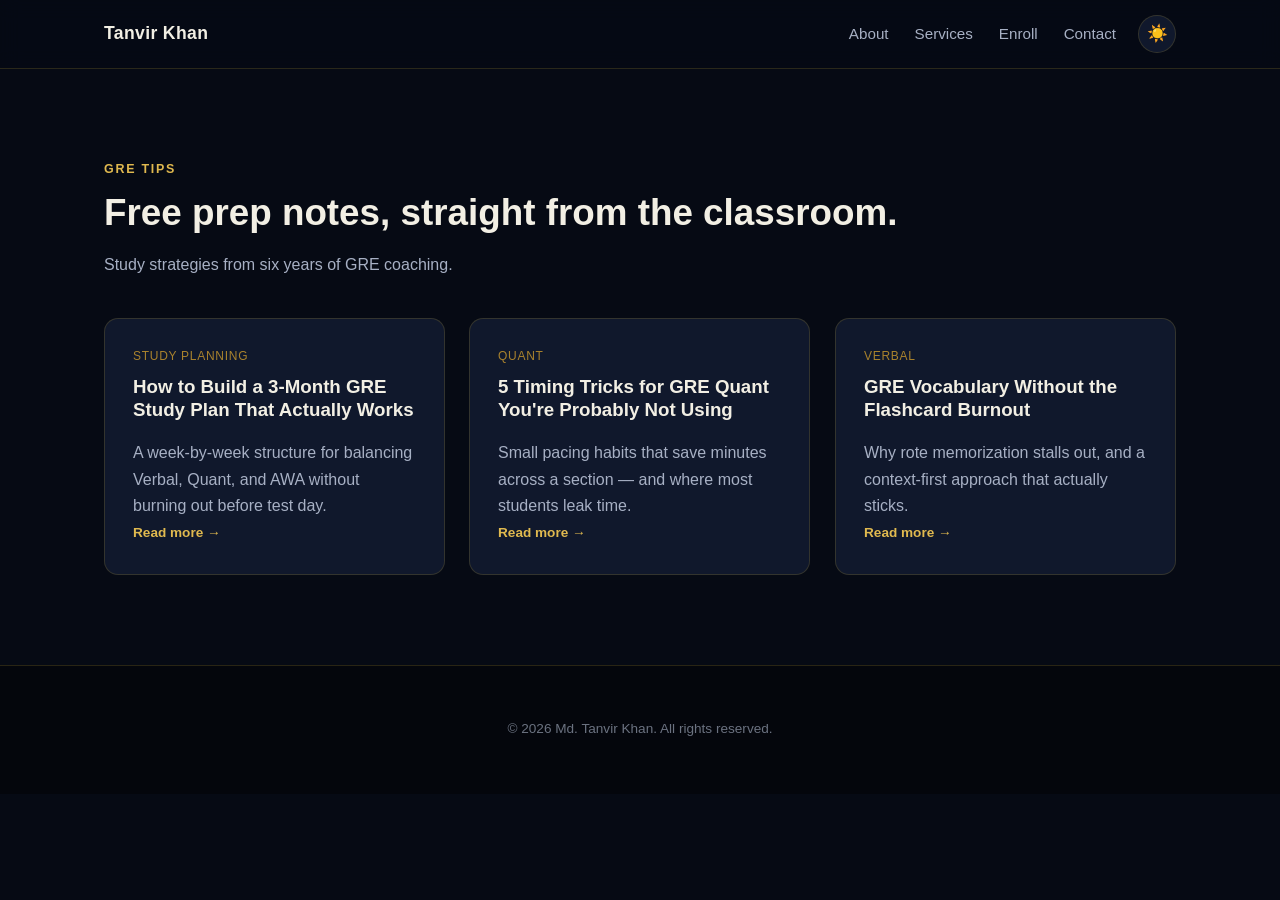
<file: blog/index.html>
<!DOCTYPE html>
<html lang="en">
<head>
  <meta charset="UTF-8">
  <meta name="viewport" content="width=device-width, initial-scale=1.0">
  <title>GRE Tips | Md. Tanvir Khan</title>
  <meta name="description" content="Free GRE prep notes and study strategies from Md. Tanvir Khan.">
  <link rel="icon" type="image/svg+xml" href="../assets/favicon.svg">
  <link rel="stylesheet" href="../styles.css">
</head>
<body>
  <header class="site-header">
    <nav class="nav container">
      <a href="../index.html" class="logo">Tanvir Khan</a>
      <div class="nav-right">
        <ul class="nav-links">
          <li><a href="../index.html#about">About</a></li>
          <li><a href="../index.html#services">Services</a></li>
          <li><a href="../index.html#gre">Enroll</a></li>
          <li><a href="../index.html#contact">Contact</a></li>
        </ul>
        <button class="theme-toggle" id="themeToggle" aria-label="Switch to light theme">🌙</button>
      </div>
    </nav>
  </header>

  <main>
    <section class="section">
      <div class="container">
        <span class="section-kicker">GRE Tips</span>
        <h2>Free prep notes, straight from the classroom.</h2>
        <p class="section-intro">Study strategies from six years of GRE coaching.</p>
        <div class="cards blog-cards">
          <div class="tilt-card blog-card">
            <span class="blog-tag">Study Planning</span>
            <a class="blog-card-link" href="3-month-study-plan.html">
              <h3>How to Build a 3-Month GRE Study Plan That Actually Works</h3>
            </a>
            <p>A week-by-week structure for balancing Verbal, Quant, and AWA without burning out before test day.</p>
            <a class="blog-read-more" href="3-month-study-plan.html">Read more &rarr;</a>
          </div>
          <div class="tilt-card blog-card">
            <span class="blog-tag">Quant</span>
            <a class="blog-card-link" href="gre-quant-timing.html">
              <h3>5 Timing Tricks for GRE Quant You're Probably Not Using</h3>
            </a>
            <p>Small pacing habits that save minutes across a section — and where most students leak time.</p>
            <a class="blog-read-more" href="gre-quant-timing.html">Read more &rarr;</a>
          </div>
          <div class="tilt-card blog-card">
            <span class="blog-tag">Verbal</span>
            <a class="blog-card-link" href="vocab-without-burnout.html">
              <h3>GRE Vocabulary Without the Flashcard Burnout</h3>
            </a>
            <p>Why rote memorization stalls out, and a context-first approach that actually sticks.</p>
            <a class="blog-read-more" href="vocab-without-burnout.html">Read more &rarr;</a>
          </div>
        </div>
      </div>
    </section>
  </main>

  <footer class="site-footer">
    <div class="container footer-inner">
      <p class="copyright">&copy; <span id="year"></span> Md. Tanvir Khan. All rights reserved.</p>
    </div>
  </footer>

  <script src="../script.js"></script>
</body>
</html>
</file>
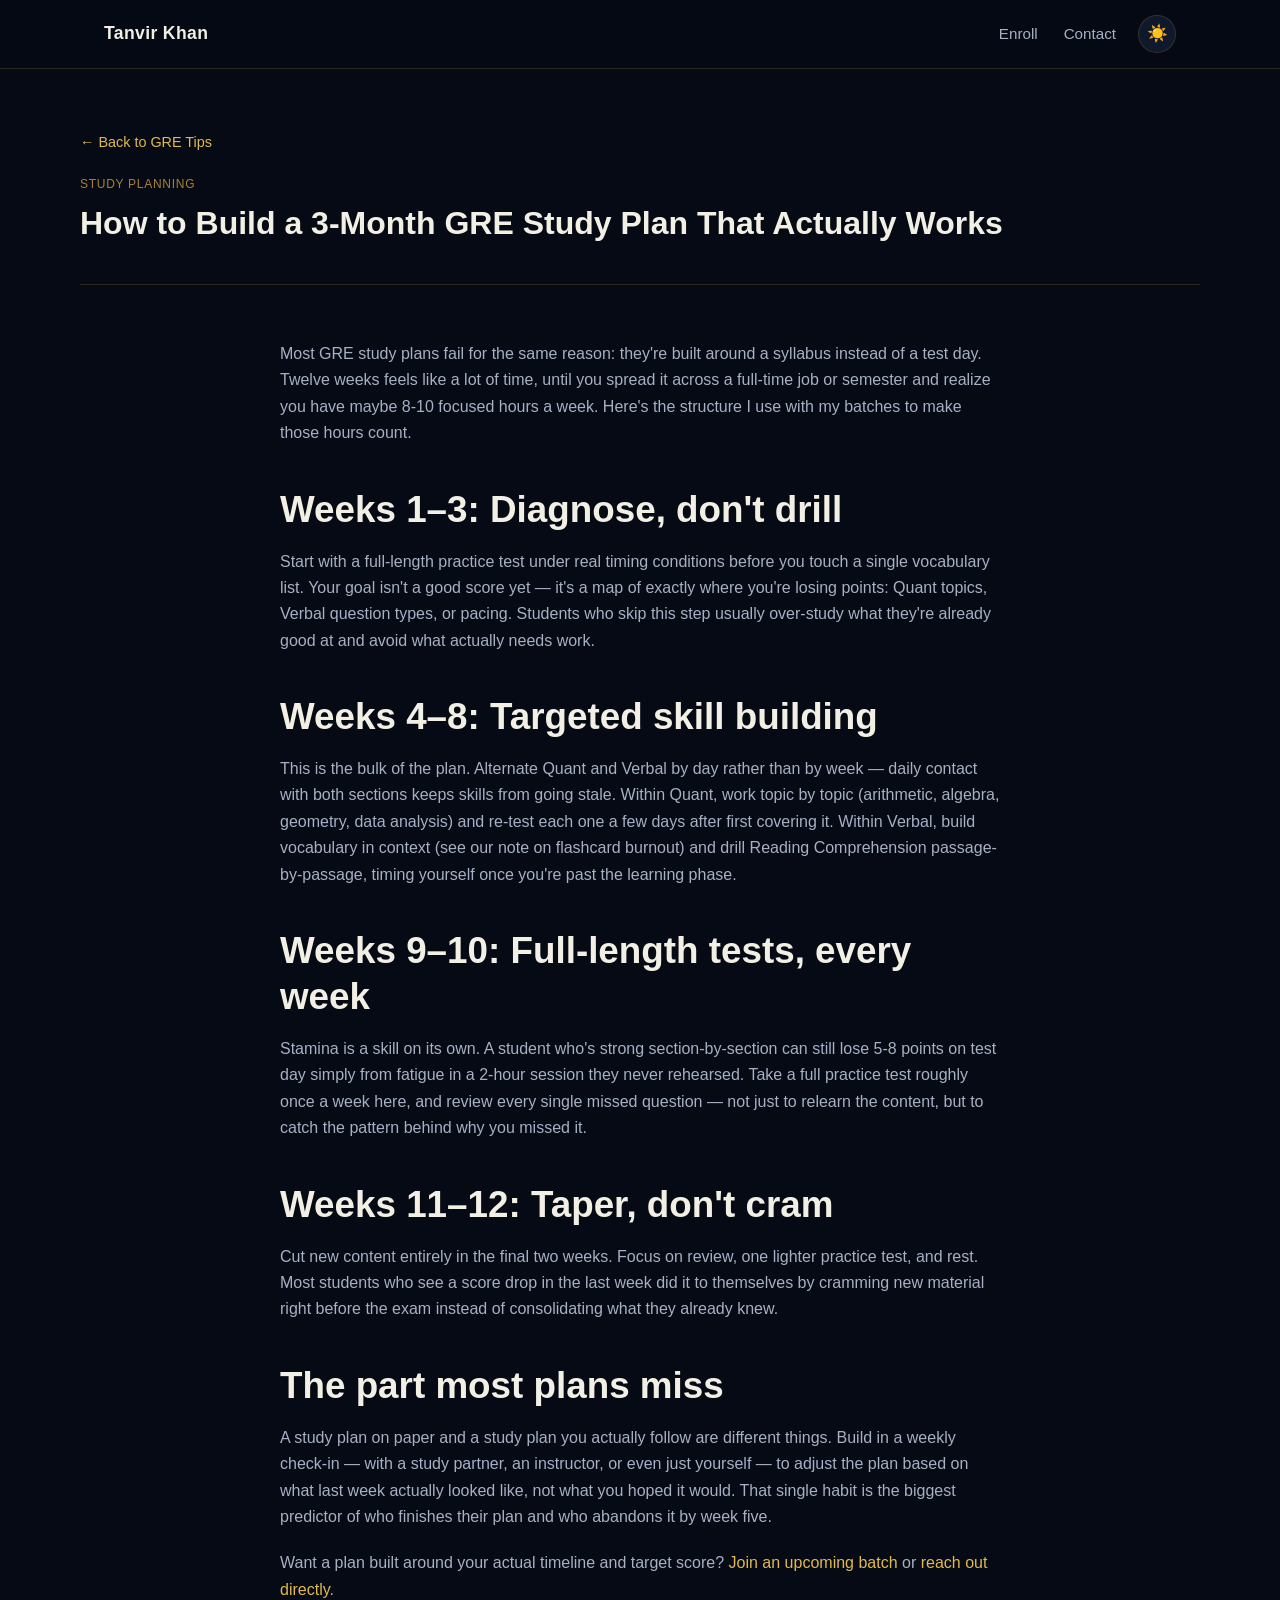
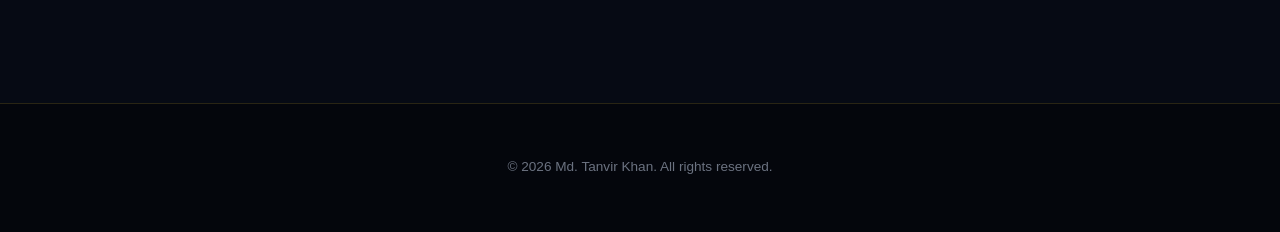
<file: blog/3-month-study-plan.html>
<!DOCTYPE html>
<html lang="en">
<head>
  <meta charset="UTF-8">
  <meta name="viewport" content="width=device-width, initial-scale=1.0">
  <title>How to Build a 3-Month GRE Study Plan That Actually Works | Md. Tanvir Khan</title>
  <meta name="description" content="A week-by-week GRE study plan structure for balancing Verbal, Quant, and AWA without burning out before test day.">
  <link rel="icon" type="image/svg+xml" href="../assets/favicon.svg">
  <link rel="stylesheet" href="../styles.css">
</head>
<body>
  <header class="site-header">
    <nav class="nav container">
      <a href="../index.html" class="logo">Tanvir Khan</a>
      <div class="nav-right">
        <ul class="nav-links">
          <li><a href="../index.html#gre">Enroll</a></li>
          <li><a href="../index.html#contact">Contact</a></li>
        </ul>
        <button class="theme-toggle" id="themeToggle" aria-label="Switch to light theme">🌙</button>
      </div>
    </nav>
  </header>

  <main>
    <div class="container post-header">
      <a class="back-link" href="index.html">&larr; Back to GRE Tips</a>
      <span class="blog-tag">Study Planning</span>
      <h1>How to Build a 3-Month GRE Study Plan That Actually Works</h1>
    </div>

    <article class="container post-body">
      <p>
        Most GRE study plans fail for the same reason: they're built around a syllabus instead of a
        test day. Twelve weeks feels like a lot of time, until you spread it across a full-time job or
        semester and realize you have maybe 8-10 focused hours a week. Here's the structure I use with
        my batches to make those hours count.
      </p>

      <h2>Weeks 1&ndash;3: Diagnose, don't drill</h2>
      <p>
        Start with a full-length practice test under real timing conditions before you touch a single
        vocabulary list. Your goal isn't a good score yet &mdash; it's a map of exactly where you're
        losing points: Quant topics, Verbal question types, or pacing. Students who skip this step
        usually over-study what they're already good at and avoid what actually needs work.
      </p>

      <h2>Weeks 4&ndash;8: Targeted skill building</h2>
      <p>
        This is the bulk of the plan. Alternate Quant and Verbal by day rather than by week &mdash;
        daily contact with both sections keeps skills from going stale. Within Quant, work topic by
        topic (arithmetic, algebra, geometry, data analysis) and re-test each one a few days after
        first covering it. Within Verbal, build vocabulary in context (see our note on flashcard
        burnout) and drill Reading Comprehension passage-by-passage, timing yourself once you're
        past the learning phase.
      </p>

      <h2>Weeks 9&ndash;10: Full-length tests, every week</h2>
      <p>
        Stamina is a skill on its own. A student who's strong section-by-section can still lose 5-8
        points on test day simply from fatigue in a 2-hour session they never rehearsed. Take a full
        practice test roughly once a week here, and review every single missed question &mdash; not
        just to relearn the content, but to catch the pattern behind why you missed it.
      </p>

      <h2>Weeks 11&ndash;12: Taper, don't cram</h2>
      <p>
        Cut new content entirely in the final two weeks. Focus on review, one lighter practice test,
        and rest. Most students who see a score drop in the last week did it to themselves by cramming
        new material right before the exam instead of consolidating what they already knew.
      </p>

      <h2>The part most plans miss</h2>
      <p>
        A study plan on paper and a study plan you actually follow are different things. Build in a
        weekly check-in &mdash; with a study partner, an instructor, or even just yourself &mdash; to
        adjust the plan based on what last week actually looked like, not what you hoped it would.
        That single habit is the biggest predictor of who finishes their plan and who abandons it by
        week five.
      </p>

      <p>
        Want a plan built around your actual timeline and target score? <a href="../index.html#gre">Join an upcoming batch</a>
        or <a href="../index.html#contact">reach out directly</a>.
      </p>
    </article>
  </main>

  <footer class="site-footer">
    <div class="container footer-inner">
      <p class="copyright">&copy; <span id="year"></span> Md. Tanvir Khan. All rights reserved.</p>
    </div>
  </footer>

  <script src="../script.js"></script>
</body>
</html>
</file>
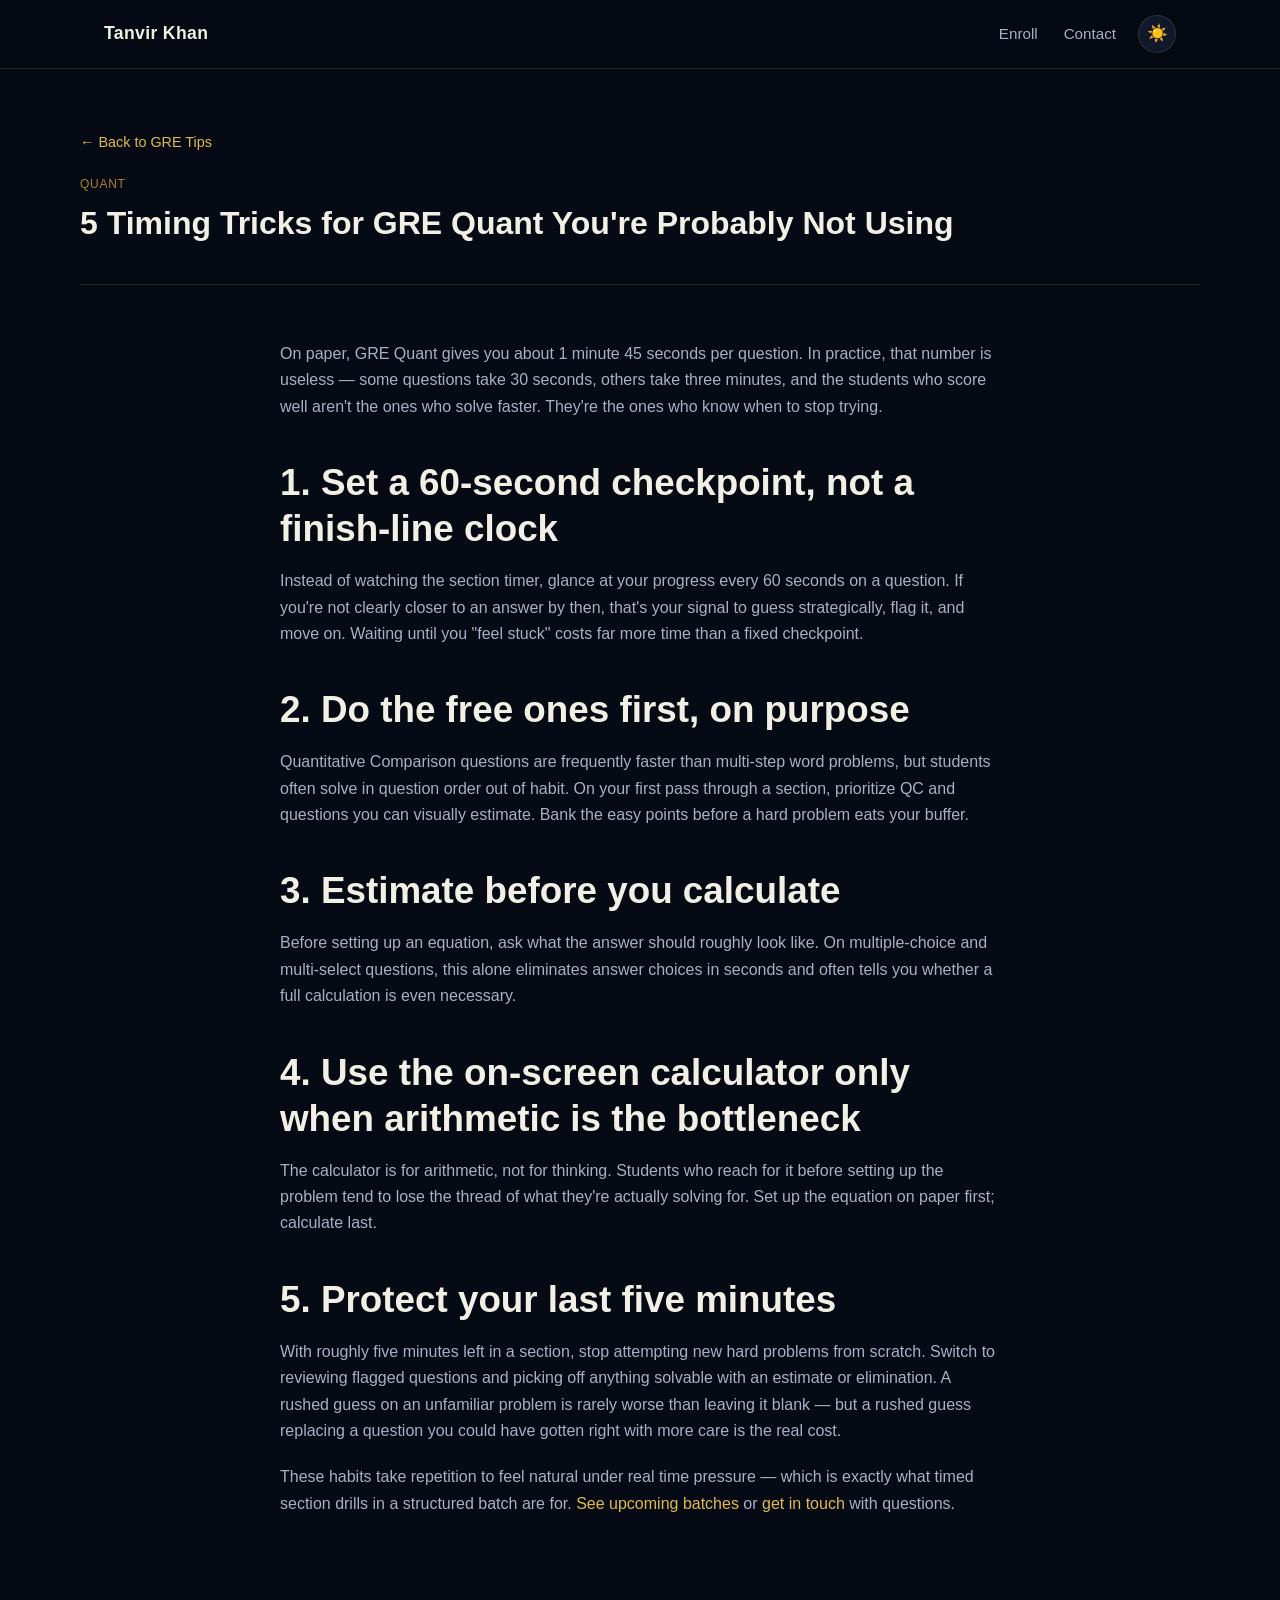
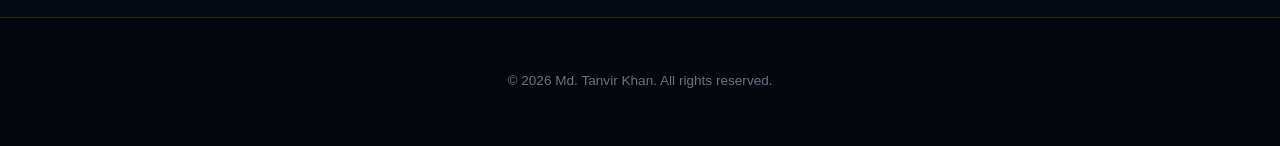
<file: blog/gre-quant-timing.html>
<!DOCTYPE html>
<html lang="en">
<head>
  <meta charset="UTF-8">
  <meta name="viewport" content="width=device-width, initial-scale=1.0">
  <title>5 Timing Tricks for GRE Quant You're Probably Not Using | Md. Tanvir Khan</title>
  <meta name="description" content="Pacing habits that save minutes across the GRE Quant section, and where most students leak time.">
  <link rel="icon" type="image/svg+xml" href="../assets/favicon.svg">
  <link rel="stylesheet" href="../styles.css">
</head>
<body>
  <header class="site-header">
    <nav class="nav container">
      <a href="../index.html" class="logo">Tanvir Khan</a>
      <div class="nav-right">
        <ul class="nav-links">
          <li><a href="../index.html#gre">Enroll</a></li>
          <li><a href="../index.html#contact">Contact</a></li>
        </ul>
        <button class="theme-toggle" id="themeToggle" aria-label="Switch to light theme">🌙</button>
      </div>
    </nav>
  </header>

  <main>
    <div class="container post-header">
      <a class="back-link" href="index.html">&larr; Back to GRE Tips</a>
      <span class="blog-tag">Quant</span>
      <h1>5 Timing Tricks for GRE Quant You're Probably Not Using</h1>
    </div>

    <article class="container post-body">
      <p>
        On paper, GRE Quant gives you about 1 minute 45 seconds per question. In practice, that number
        is useless &mdash; some questions take 30 seconds, others take three minutes, and the students
        who score well aren't the ones who solve faster. They're the ones who know when to stop trying.
      </p>

      <h2>1. Set a 60-second checkpoint, not a finish-line clock</h2>
      <p>
        Instead of watching the section timer, glance at your progress every 60 seconds on a question.
        If you're not clearly closer to an answer by then, that's your signal to guess strategically,
        flag it, and move on. Waiting until you "feel stuck" costs far more time than a fixed checkpoint.
      </p>

      <h2>2. Do the free ones first, on purpose</h2>
      <p>
        Quantitative Comparison questions are frequently faster than multi-step word problems, but
        students often solve in question order out of habit. On your first pass through a section,
        prioritize QC and questions you can visually estimate. Bank the easy points before a hard
        problem eats your buffer.
      </p>

      <h2>3. Estimate before you calculate</h2>
      <p>
        Before setting up an equation, ask what the answer should roughly look like. On multiple-choice
        and multi-select questions, this alone eliminates answer choices in seconds and often tells you
        whether a full calculation is even necessary.
      </p>

      <h2>4. Use the on-screen calculator only when arithmetic is the bottleneck</h2>
      <p>
        The calculator is for arithmetic, not for thinking. Students who reach for it before setting up
        the problem tend to lose the thread of what they're actually solving for. Set up the equation
        on paper first; calculate last.
      </p>

      <h2>5. Protect your last five minutes</h2>
      <p>
        With roughly five minutes left in a section, stop attempting new hard problems from scratch.
        Switch to reviewing flagged questions and picking off anything solvable with an estimate or
        elimination. A rushed guess on an unfamiliar problem is rarely worse than leaving it blank
        &mdash; but a rushed guess replacing a question you could have gotten right with more care is
        the real cost.
      </p>

      <p>
        These habits take repetition to feel natural under real time pressure &mdash; which is exactly
        what timed section drills in a structured batch are for. <a href="../index.html#gre">See upcoming batches</a>
        or <a href="../index.html#contact">get in touch</a> with questions.
      </p>
    </article>
  </main>

  <footer class="site-footer">
    <div class="container footer-inner">
      <p class="copyright">&copy; <span id="year"></span> Md. Tanvir Khan. All rights reserved.</p>
    </div>
  </footer>

  <script src="../script.js"></script>
</body>
</html>
</file>
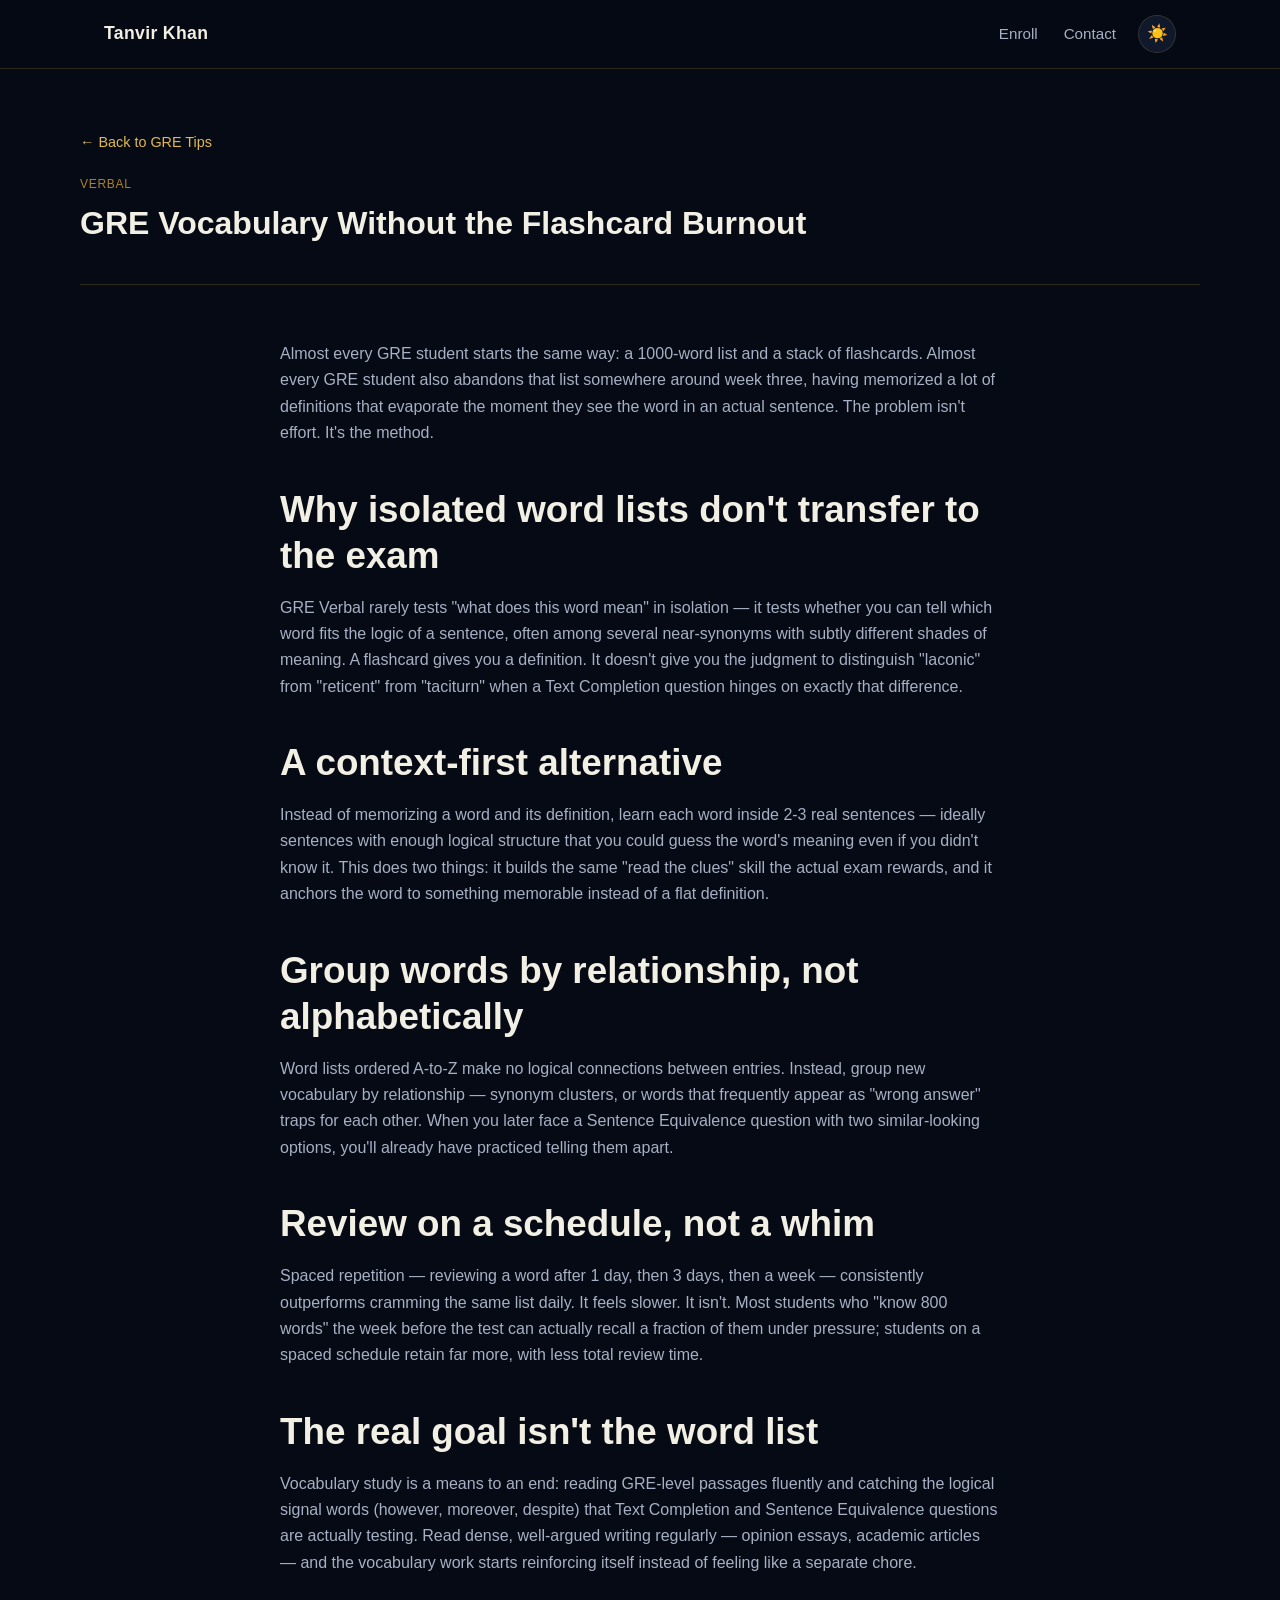
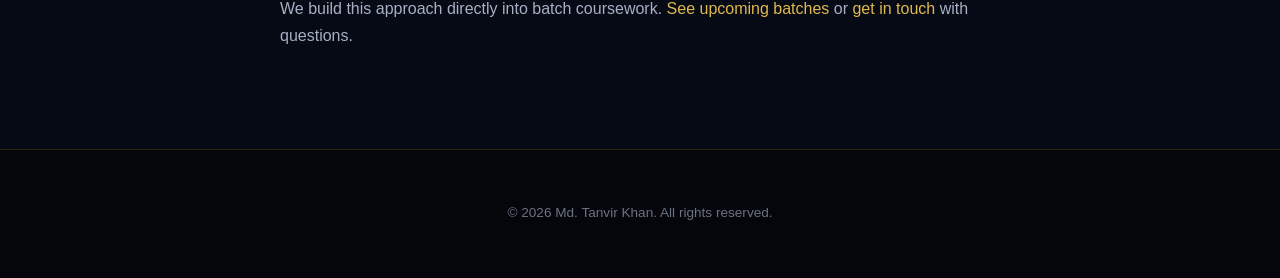
<file: blog/vocab-without-burnout.html>
<!DOCTYPE html>
<html lang="en">
<head>
  <meta charset="UTF-8">
  <meta name="viewport" content="width=device-width, initial-scale=1.0">
  <title>GRE Vocabulary Without the Flashcard Burnout | Md. Tanvir Khan</title>
  <meta name="description" content="Why rote memorization stalls out on GRE Verbal, and a context-first approach to vocabulary that actually sticks.">
  <link rel="icon" type="image/svg+xml" href="../assets/favicon.svg">
  <link rel="stylesheet" href="../styles.css">
</head>
<body>
  <header class="site-header">
    <nav class="nav container">
      <a href="../index.html" class="logo">Tanvir Khan</a>
      <div class="nav-right">
        <ul class="nav-links">
          <li><a href="../index.html#gre">Enroll</a></li>
          <li><a href="../index.html#contact">Contact</a></li>
        </ul>
        <button class="theme-toggle" id="themeToggle" aria-label="Switch to light theme">🌙</button>
      </div>
    </nav>
  </header>

  <main>
    <div class="container post-header">
      <a class="back-link" href="index.html">&larr; Back to GRE Tips</a>
      <span class="blog-tag">Verbal</span>
      <h1>GRE Vocabulary Without the Flashcard Burnout</h1>
    </div>

    <article class="container post-body">
      <p>
        Almost every GRE student starts the same way: a 1000-word list and a stack of flashcards.
        Almost every GRE student also abandons that list somewhere around week three, having
        memorized a lot of definitions that evaporate the moment they see the word in an actual
        sentence. The problem isn't effort. It's the method.
      </p>

      <h2>Why isolated word lists don't transfer to the exam</h2>
      <p>
        GRE Verbal rarely tests "what does this word mean" in isolation &mdash; it tests whether you
        can tell which word fits the logic of a sentence, often among several near-synonyms with
        subtly different shades of meaning. A flashcard gives you a definition. It doesn't give you
        the judgment to distinguish "laconic" from "reticent" from "taciturn" when a Text Completion
        question hinges on exactly that difference.
      </p>

      <h2>A context-first alternative</h2>
      <p>
        Instead of memorizing a word and its definition, learn each word inside 2-3 real sentences
        &mdash; ideally sentences with enough logical structure that you could guess the word's
        meaning even if you didn't know it. This does two things: it builds the same "read the clues"
        skill the actual exam rewards, and it anchors the word to something memorable instead of a
        flat definition.
      </p>

      <h2>Group words by relationship, not alphabetically</h2>
      <p>
        Word lists ordered A-to-Z make no logical connections between entries. Instead, group new
        vocabulary by relationship &mdash; synonym clusters, or words that frequently appear as
        "wrong answer" traps for each other. When you later face a Sentence Equivalence question with
        two similar-looking options, you'll already have practiced telling them apart.
      </p>

      <h2>Review on a schedule, not a whim</h2>
      <p>
        Spaced repetition &mdash; reviewing a word after 1 day, then 3 days, then a week &mdash;
        consistently outperforms cramming the same list daily. It feels slower. It isn't. Most students
        who "know 800 words" the week before the test can actually recall a fraction of them under
        pressure; students on a spaced schedule retain far more, with less total review time.
      </p>

      <h2>The real goal isn't the word list</h2>
      <p>
        Vocabulary study is a means to an end: reading GRE-level passages fluently and catching the
        logical signal words (however, moreover, despite) that Text Completion and Sentence
        Equivalence questions are actually testing. Read dense, well-argued writing regularly
        &mdash; opinion essays, academic articles &mdash; and the vocabulary work starts reinforcing
        itself instead of feeling like a separate chore.
      </p>

      <p>
        We build this approach directly into batch coursework. <a href="../index.html#gre">See upcoming batches</a>
        or <a href="../index.html#contact">get in touch</a> with questions.
      </p>
    </article>
  </main>

  <footer class="site-footer">
    <div class="container footer-inner">
      <p class="copyright">&copy; <span id="year"></span> Md. Tanvir Khan. All rights reserved.</p>
    </div>
  </footer>

  <script src="../script.js"></script>
</body>
</html>
</file>
<file: styles.css>
:root {
  --bg: #060a14;
  --bg-elevated: #0c1324;
  --bg-card: #10182c;
  --footer-bg: #04060c;
  --border: rgba(212, 175, 55, 0.18);
  --border-strong: rgba(212, 175, 55, 0.4);
  --gold: #e0b94f;
  --gold-dim: #a9822d;
  --text: #f2efe4;
  --text-dim: #a7b0c4;
  --radius: 14px;
  --max-width: 1120px;
  --shadow: 0 20px 60px rgba(0, 0, 0, 0.45);
  --hero-canvas-opacity: 0.85;
  --header-bg: rgba(6, 10, 20, 0.85);
}

:root[data-theme="light"] {
  --bg: #faf7f0;
  --bg-elevated: #f1ead9;
  --bg-card: #ffffff;
  --footer-bg: #efe6d2;
  --border: rgba(168, 122, 22, 0.25);
  --border-strong: rgba(168, 122, 22, 0.5);
  --gold: #a9740f;
  --gold-dim: #8a5f0d;
  --text: #201c12;
  --text-dim: #5c5648;
  --shadow: 0 20px 50px rgba(60, 45, 10, 0.12);
  --hero-canvas-opacity: 0.45;
  --header-bg: rgba(250, 247, 240, 0.85);
}

* { box-sizing: border-box; }

html { scroll-behavior: smooth; }

body {
  transition: background-color 0.25s ease, color 0.25s ease;
  margin: 0;
  font-family: -apple-system, BlinkMacSystemFont, "Segoe UI", Roboto, Helvetica, Arial, sans-serif;
  color: var(--text);
  background: var(--bg);
  line-height: 1.65;
}

.container {
  max-width: var(--max-width);
  margin: 0 auto;
  padding: 0 24px;
}

h1, h2, h3, h4 { line-height: 1.25; margin-top: 0; }
h2 {
  font-size: clamp(1.7rem, 3vw, 2.3rem);
  margin-bottom: 0.5rem;
}
.section-kicker {
  text-transform: uppercase;
  letter-spacing: 0.14em;
  font-size: 0.78rem;
  color: var(--gold);
  font-weight: 700;
  margin-bottom: 10px;
  display: block;
}
.section-intro {
  color: var(--text-dim);
  max-width: 640px;
  margin-bottom: 40px;
}

a { color: var(--gold); text-decoration: none; }
a:hover { text-decoration: underline; }

img { max-width: 100%; }

/* Header / Nav */
.site-header {
  position: sticky;
  top: 0;
  background: var(--header-bg);
  backdrop-filter: blur(10px);
  transition: background-color 0.25s ease;
  border-bottom: 1px solid var(--border);
  z-index: 100;
}

.nav {
  display: flex;
  align-items: center;
  justify-content: space-between;
  height: 68px;
}

.logo {
  font-weight: 700;
  font-size: 1.1rem;
  color: var(--text);
  text-decoration: none;
  letter-spacing: 0.02em;
}
.logo:hover { text-decoration: none; color: var(--gold); }

.nav-links {
  list-style: none;
  display: flex;
  gap: 26px;
  margin: 0;
  padding: 0;
}

.nav-links a {
  color: var(--text-dim);
  font-weight: 500;
  font-size: 0.95rem;
}
.nav-links a:hover { color: var(--gold); text-decoration: none; }

.nav-right {
  display: flex;
  align-items: center;
  gap: 22px;
}

.theme-toggle {
  display: flex;
  align-items: center;
  justify-content: center;
  width: 38px;
  height: 38px;
  border-radius: 50%;
  background: var(--bg-card);
  border: 1px solid var(--border);
  cursor: pointer;
  font-size: 1.05rem;
  line-height: 1;
  transition: border-color 0.15s ease, transform 0.15s ease;
  flex-shrink: 0;
}
.theme-toggle:hover {
  border-color: var(--border-strong);
  transform: translateY(-1px);
}

.nav-toggle {
  display: none;
  flex-direction: column;
  justify-content: space-between;
  width: 26px;
  height: 18px;
  background: none;
  border: none;
  cursor: pointer;
  padding: 0;
}

.nav-toggle span {
  display: block;
  height: 2px;
  background: var(--gold);
  border-radius: 1px;
}

/* Hero */
.hero {
  position: relative;
  min-height: 92vh;
  display: flex;
  align-items: center;
  overflow: hidden;
  border-bottom: 1px solid var(--border);
}

#hero-canvas {
  position: absolute;
  inset: 0;
  width: 100%;
  height: 100%;
  z-index: 0;
  opacity: var(--hero-canvas-opacity);
  transition: opacity 0.25s ease;
}

.hero-inner {
  position: relative;
  z-index: 2;
  display: grid;
  grid-template-columns: 1.2fr 0.8fr;
  gap: 48px;
  align-items: center;
  padding: 80px 24px;
  width: 100%;
}

.hero-eyebrow {
  color: var(--gold);
  text-transform: uppercase;
  letter-spacing: 0.16em;
  font-size: 0.8rem;
  font-weight: 700;
  margin-bottom: 18px;
}

.hero h1 {
  font-size: clamp(2.2rem, 5vw, 3.4rem);
  margin-bottom: 14px;
}

.hero .highlight { color: var(--gold); }

.tagline {
  font-size: 1.15rem;
  color: var(--text-dim);
  max-width: 560px;
  margin: 0 0 30px;
}

.hero-actions {
  display: flex;
  gap: 16px;
  flex-wrap: wrap;
  margin-bottom: 32px;
}

.hero-stats {
  display: flex;
  gap: 32px;
  flex-wrap: wrap;
}

.hero-stats div { text-align: left; }

.hero-stats .num {
  font-size: 1.6rem;
  font-weight: 800;
  color: var(--gold);
  display: block;
}

.hero-stats .label {
  font-size: 0.82rem;
  color: var(--text-dim);
}

.hero-photo-wrap {
  perspective: 1000px;
  display: flex;
  justify-content: center;
}

.hero-photo-card {
  position: relative;
  width: 280px;
  max-width: 100%;
  border-radius: var(--radius);
  background: linear-gradient(160deg, var(--bg-card), var(--bg-elevated));
  border: 1px solid var(--border-strong);
  box-shadow: var(--shadow);
  padding: 18px;
  transition: transform 0.15s ease;
  transform-style: preserve-3d;
  will-change: transform;
}

.hero-photo-card img {
  display: block;
  width: 100%;
  border-radius: 10px;
}

.hero-photo-card .card-caption {
  text-align: center;
  margin-top: 14px;
  font-size: 0.85rem;
  color: var(--text-dim);
}

.hero-photo-card .card-caption strong { color: var(--text); }

/* Buttons */
.btn {
  display: inline-block;
  padding: 13px 26px;
  border-radius: 999px;
  font-weight: 700;
  text-decoration: none;
  font-size: 0.95rem;
  transition: transform 0.15s ease, box-shadow 0.15s ease;
}
.btn:hover { text-decoration: none; transform: translateY(-2px); }

.btn-primary {
  background: linear-gradient(135deg, var(--gold), var(--gold-dim));
  color: #14100a;
  box-shadow: 0 8px 24px rgba(224, 185, 79, 0.25);
}

.btn-secondary {
  background: transparent;
  color: var(--text);
  border: 1.5px solid var(--border-strong);
}
.btn-secondary:hover { border-color: var(--gold); color: var(--gold); }

/* Sections */
.section { padding: 90px 0; }
.section-alt { background: var(--bg-elevated); }

/* 3D tilt cards */
.tilt-card {
  background: var(--bg-card);
  border: 1px solid var(--border);
  border-radius: var(--radius);
  padding: 28px;
  transform-style: preserve-3d;
  transition: transform 0.15s ease, border-color 0.15s ease, box-shadow 0.15s ease;
  will-change: transform;
}
.tilt-card:hover {
  border-color: var(--border-strong);
  box-shadow: var(--shadow);
}

.cards {
  display: grid;
  grid-template-columns: repeat(auto-fit, minmax(260px, 1fr));
  gap: 24px;
}

.card-icon {
  font-size: 1.6rem;
  margin-bottom: 14px;
  display: inline-block;
}

.card h3 { font-size: 1.15rem; margin-bottom: 10px; }
.card p, .tilt-card p { color: var(--text-dim); margin: 0; }

/* About */
.about-grid {
  display: grid;
  grid-template-columns: 1.4fr 1fr;
  gap: 48px;
  align-items: start;
}

.fact-list {
  list-style: none;
  margin: 0;
  padding: 0;
  display: flex;
  flex-direction: column;
  gap: 16px;
}

.fact-list li {
  border-left: 2px solid var(--border-strong);
  padding-left: 16px;
}

.fact-list .fact-label {
  font-size: 0.78rem;
  text-transform: uppercase;
  letter-spacing: 0.08em;
  color: var(--gold);
  display: block;
  margin-bottom: 2px;
}

/* Timeline */
.timeline {
  display: flex;
  flex-direction: column;
  gap: 24px;
}

.timeline-item {
  display: grid;
  grid-template-columns: 200px 1fr;
  gap: 24px;
}

.timeline-date {
  color: var(--gold);
  font-weight: 700;
  font-size: 0.9rem;
  padding-top: 4px;
}

.timeline-body h3 { margin-bottom: 2px; font-size: 1.15rem; }
.timeline-org { color: var(--text-dim); font-style: italic; margin-bottom: 10px; display: block; }
.timeline-body ul { margin: 0; padding-left: 20px; color: var(--text-dim); }
.timeline-body li { margin-bottom: 4px; }

/* Education */
.edu-grid {
  display: grid;
  grid-template-columns: repeat(auto-fit, minmax(280px, 1fr));
  gap: 24px;
}

/* Achievements / Stats */
.stats-hook {
  font-size: clamp(1.4rem, 3vw, 2rem);
  font-weight: 800;
  text-align: center;
  max-width: 760px;
  margin: 0 auto 48px;
}
.stats-hook .highlight { color: var(--gold); }

.stats-grid {
  display: grid;
  grid-template-columns: repeat(auto-fit, minmax(180px, 1fr));
  gap: 24px;
}

.stat-card {
  text-align: center;
}

.stat-num {
  font-size: 2.4rem;
  font-weight: 800;
  color: var(--gold);
  display: block;
}

.stat-label {
  color: var(--text-dim);
  font-size: 0.9rem;
  margin-top: 6px;
}

/* Blog */
.blog-cards { grid-template-columns: repeat(auto-fit, minmax(280px, 1fr)); }
.blog-tag {
  font-size: 0.75rem;
  text-transform: uppercase;
  letter-spacing: 0.06em;
  color: var(--gold-dim);
  display: block;
  margin-bottom: 8px;
}
.blog-card a.blog-card-link { color: var(--text); }
.blog-card a.blog-card-link:hover { color: var(--gold); text-decoration: none; }
.blog-read-more { font-size: 0.85rem; font-weight: 700; }

/* GRE form */
.form-wrap {
  border: 1px solid var(--border);
  border-radius: var(--radius);
  overflow: hidden;
  margin-top: 24px;
  background: var(--bg-card);
}

.form-wrap iframe { display: block; border: none; width: 100%; }

.form-fallback {
  margin-top: 12px;
  font-size: 0.95rem;
  color: var(--text-dim);
}

/* Contact */
.contact-grid {
  display: grid;
  grid-template-columns: repeat(auto-fit, minmax(220px, 1fr));
  gap: 20px;
}

.contact-card {
  text-align: center;
}

.contact-card .card-icon { display: block; font-size: 1.8rem; }
.contact-card a { font-size: 1.05rem; font-weight: 600; }

/* Footer */
.site-footer {
  background: var(--footer-bg);
  color: var(--text-dim);
  padding: 40px 0;
  border-top: 1px solid var(--border);
}

.footer-inner { text-align: center; }

.copyright {
  font-size: 0.85rem;
  color: #6b7280;
  margin-top: 12px;
}

/* Blog post page */
.post-header {
  padding: 60px 0 20px;
  border-bottom: 1px solid var(--border);
}
.post-body {
  padding: 40px 0 80px;
  max-width: 720px;
  margin: 0 auto;
}
.post-body h2 { margin-top: 40px; }
.post-body p { color: var(--text-dim); margin-bottom: 20px; }
.back-link { display: inline-block; margin-bottom: 20px; font-size: 0.9rem; }

/* Reveal-on-scroll animation */
.reveal {
  opacity: 0;
  transform: translateY(24px);
  transition: opacity 0.6s ease, transform 0.6s ease;
}
.reveal.in-view {
  opacity: 1;
  transform: translateY(0);
}

/* Mobile */
@media (max-width: 860px) {
  .hero-inner { grid-template-columns: 1fr; text-align: center; }
  .hero-stats { justify-content: center; }
  .hero-actions { justify-content: center; }
  .about-grid { grid-template-columns: 1fr; }
  .timeline-item { grid-template-columns: 1fr; gap: 6px; }
}

@media (max-width: 720px) {
  .nav-toggle { display: flex; }

  .nav-links {
    position: absolute;
    top: 68px;
    left: 0;
    right: 0;
    background: var(--bg);
    flex-direction: column;
    gap: 0;
    border-bottom: 1px solid var(--border);
    display: none;
  }

  .nav-links.open { display: flex; }
  .nav-links li { border-top: 1px solid var(--border); }
  .nav-links a { display: block; padding: 14px 24px; }

  .hero { min-height: auto; }
  .hero-inner { padding: 56px 24px; }
}

@media (prefers-reduced-motion: reduce) {
  html { scroll-behavior: auto; }
  .reveal { opacity: 1; transform: none; transition: none; }
  .tilt-card, .hero-photo-card { transition: none !important; transform: none !important; }
}
</file>
